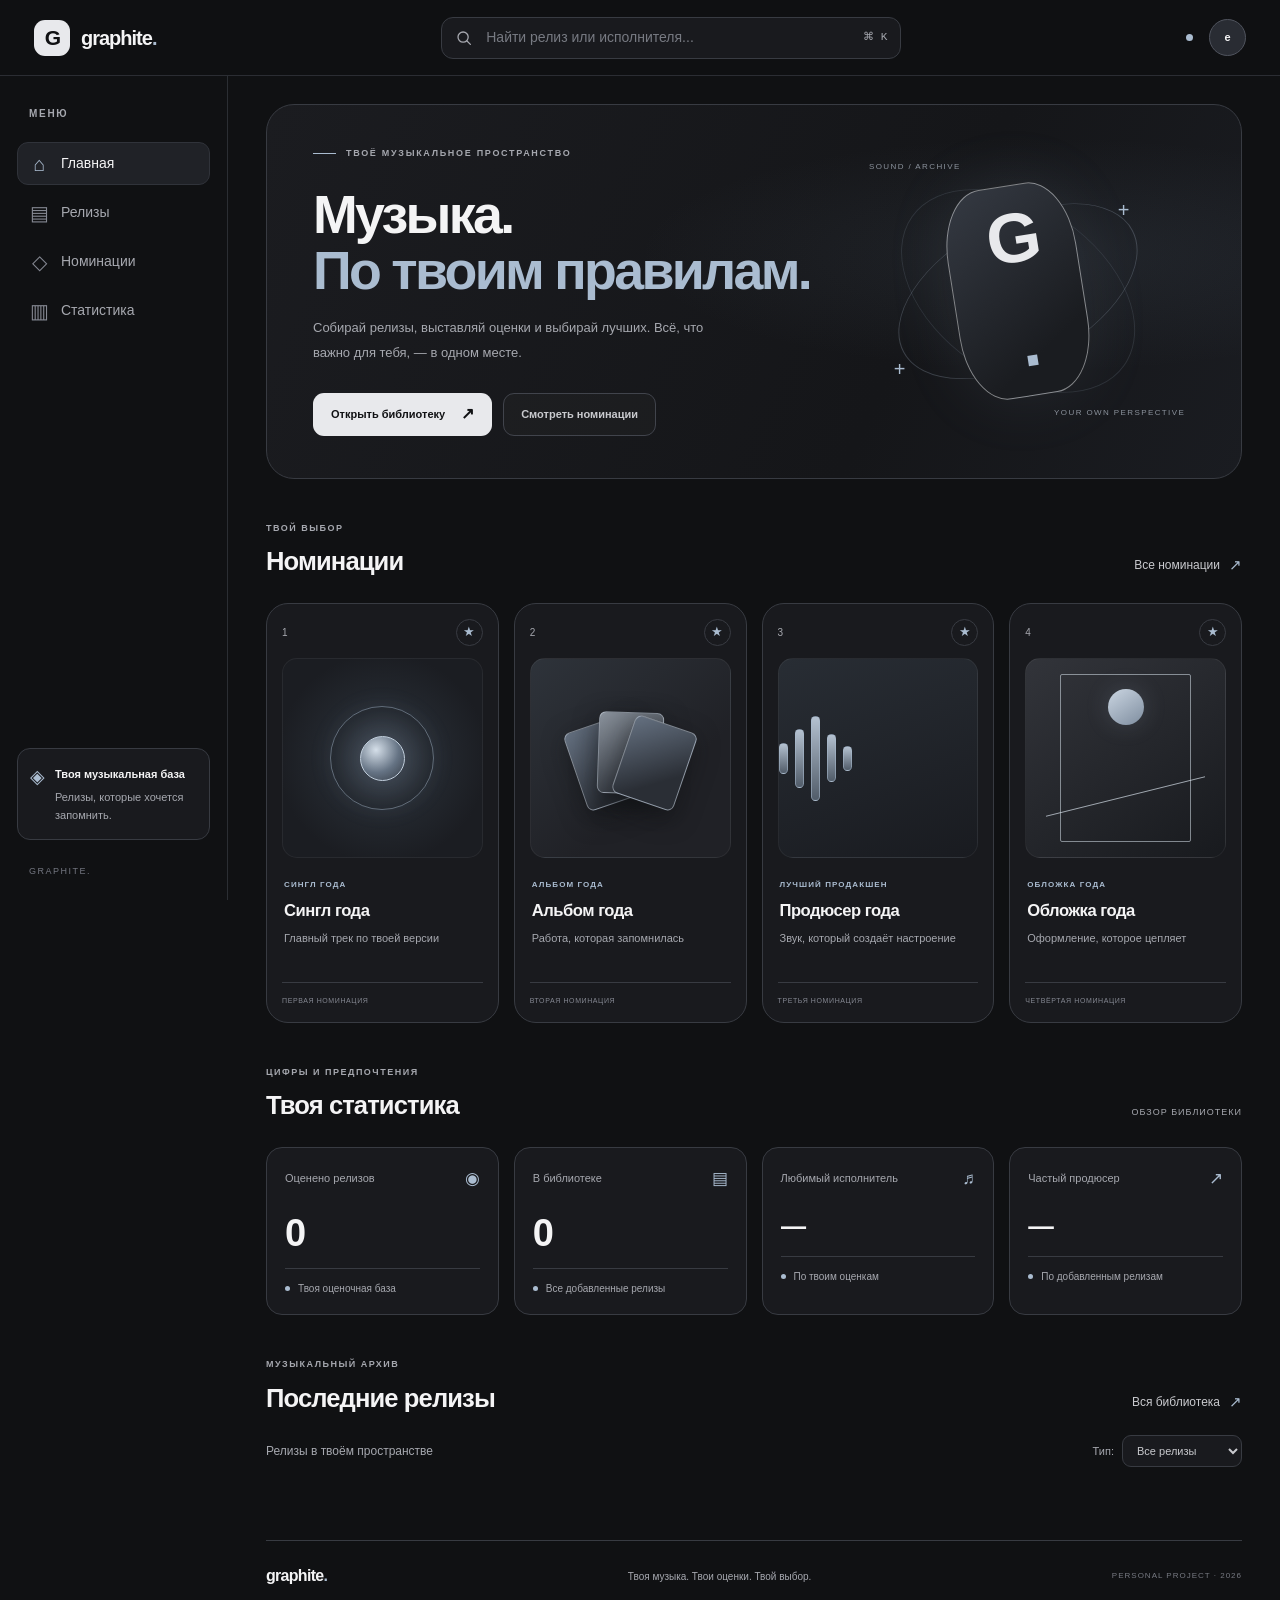
<file: index.html>
<!DOCTYPE html>
<html lang="ru">
<head>
    <meta charset="UTF-8">
    <meta name="viewport" content="width=device-width, initial-scale=1.0">
    <meta name="theme-color" content="#101113">
    <title>Graphite. — музыка, оценки и номинации</title>
    <link rel="icon" href="data:image/svg+xml,<svg xmlns='http://www.w3.org/2000/svg' viewBox='0 0 100 100'><circle cx='50' cy='50' r='50' fill='%23191a1e'/><text x='50%' y='54%' dominant-baseline='central' text-anchor='middle' fill='%23aabcd0' font-family='Inter, sans-serif' font-weight='800' font-size='58'>G.</text></svg>">
    <meta name="description" content="Личная музыкальная библиотека Graphite: релизы, оценки, статистика и музыкальные номинации.">
    <link rel="stylesheet" href="style.css">
    <script src="script.js" defer></script>
</head>
<body>
    <div class="app">

        <!-- Верхняя панель -->
        <header class="topbar">
            <a class="brand" href="index.html" aria-label="Graphite — главная">
                <span class="brand-mark">G</span>
                <span class="brand-name">graphite<span class="brand-dot">.</span></span>
            </a>

            <label class="search-box">
                <svg viewBox="0 0 24 24" aria-hidden="true">
                    <circle cx="10.8" cy="10.8" r="6.8"></circle>
                    <path d="m16 16 4.5 4.5"></path>
                </svg>
                <input id="globalSearch" type="search"
                       placeholder="Найти релиз или исполнителя..."
                       autocomplete="off">
                <kbd>⌘ K</kbd>
            </label>

            <div class="topbar-actions">
                <span class="status-indicator" title="Личная библиотека"></span>
                <button class="avatar" id="profileButton" type="button"
                        aria-label="Профиль">e</button>
            </div>
        </header>

        <div class="layout">

            <!-- Боковая навигация -->
            <aside class="sidebar">
                <div class="sidebar-section">
                    <span class="sidebar-caption">МЕНЮ</span>

                    <a class="nav-link active" href="index.html">
                        <span class="nav-icon">⌂</span>
                        <span>Главная</span>
                    </a>

                    <a class="nav-link" href="releases.html">
                        <span class="nav-icon">▤</span>
                        <span>Релизы</span>
                    </a>

                    <a class="nav-link" href="nominations.html">
                        <span class="nav-icon">◇</span>
                        <span>Номинации</span>
                    </a>

                    <a class="nav-link" href="#statistics">
                        <span class="nav-icon">▥</span>
                        <span>Статистика</span>
                    </a>
                </div>

                <div class="sidebar-bottom">
                    <div class="sidebar-note">
                        <span class="note-icon">◈</span>
                        <div>
                            <strong>Твоя музыкальная база</strong>
                            <p>Релизы, которые хочется запомнить.</p>
                        </div>
                    </div>

                    <span class="sidebar-version">GRAPHITE.</span>
                </div>
            </aside>

            <!-- Основное содержимое -->
            <main class="main-content" id="home">

                <section class="welcome-section">
                    <div>
                        <div class="eyebrow">
                            <span class="eyebrow-line"></span>
                            ТВОЁ МУЗЫКАЛЬНОЕ ПРОСТРАНСТВО
                        </div>
                        <h1>Музыка.<br><span>По твоим правилам.</span></h1>
                        <p class="welcome-description">
                            Собирай релизы, выставляй оценки и выбирай лучших.
                            Всё, что важно для тебя, — в одном месте.
                        </p>

                        <div class="welcome-actions">
                            <a href="releases.html" class="button button-primary">
                                Открыть библиотеку <span>↗</span>
                            </a>
                            <a href="nominations.html" class="button button-secondary">
                                Смотреть номинации
                            </a>
                        </div>
                    </div>

                    <div class="hero-art" aria-hidden="true">
                        <div class="hero-orbit orbit-one"></div>
                        <div class="hero-orbit orbit-two"></div>
                        <div class="hero-core">G<span>.</span></div>
                        <div class="hero-label hero-label-top">SOUND / ARCHIVE</div>
                        <div class="hero-label hero-label-bottom">YOUR OWN PERSPECTIVE</div>
                        <span class="hero-cross cross-one">+</span>
                        <span class="hero-cross cross-two">+</span>
                    </div>

                </section>

                <!-- Номинации -->
                <section class="content-section" id="nominations">
                    <div class="section-heading">
                        <div>
                            <div class="section-kicker">ТВОЙ ВЫБОР</div>
                            <h2>Номинации</h2>
                        </div>
                        <a class="text-link" href="nominations.html">
                            Все номинации <span>↗</span>
                        </a>
                    </div>

                    <div class="nominations-grid">
                        <!-- 1. Сингл года -->
                        <a class="nomination-card nomination-single" href="nominations.html" data-nomination="single_year">
                            <div class="nomination-top">
                                <span class="nomination-number">1</span>
                                <span class="nomination-symbol">★</span>
                            </div>
                            <div class="nomination-graphic graphic-single nomination-cover">
                                <span class="graphic-ring"></span>
                                <span class="graphic-center"></span>
                            </div>
                            <div class="nomination-info">
                                <span class="nomination-label">СИНГЛ ГОДА</span>
                                <h3 class="nomination-winner-name">Сингл года</h3>
                                <p class="nomination-winner-artist">Главный трек по твоей версии</p>
                            </div>
                            <div class="nomination-footer">
                                <span>ПЕРВАЯ НОМИНАЦИЯ</span>
                            </div>
                        </a>

                        <!-- 2. Альбом года -->
                        <a class="nomination-card nomination-album" href="nominations.html" data-nomination="album_year">
                            <div class="nomination-top">
                                <span class="nomination-number">2</span>
                                <span class="nomination-symbol">★</span>
                            </div>
                            <div class="nomination-graphic graphic-album nomination-cover">
                                <span class="album-shape shape-one"></span>
                                <span class="album-shape shape-two"></span>
                                <span class="album-shape shape-three"></span>
                            </div>
                            <div class="nomination-info">
                                <span class="nomination-label">АЛЬБОМ ГОДА</span>
                                <h3 class="nomination-winner-name">Альбом года</h3>
                                <p class="nomination-winner-artist">Работа, которая запомнилась</p>
                            </div>
                            <div class="nomination-footer">
                                <span>ВТОРАЯ НОМИНАЦИЯ</span>
                            </div>
                        </a>

                        <!-- 3. Продюсер года -->
                        <a class="nomination-card nomination-producer" href="nominations.html" data-nomination="producer_year">
                            <div class="nomination-top">
                                <span class="nomination-number">3</span>
                                <span class="nomination-symbol">★</span>
                            </div>
                            <div class="nomination-graphic graphic-producer nomination-cover">
                                <span class="producer-bar bar-one"></span>
                                <span class="producer-bar bar-two"></span>
                                <span class="producer-bar bar-three"></span>
                                <span class="producer-bar bar-four"></span>
                                <span class="producer-bar bar-five"></span>
                            </div>
                            <div class="nomination-info">
                                <span class="nomination-label">ЛУЧШИЙ ПРОДАКШЕН</span>
                                <h3 class="nomination-winner-name">Продюсер года</h3>
                                <p class="nomination-winner-artist">Звук, который создаёт настроение</p>
                            </div>
                            <div class="nomination-footer">
                                <span>ТРЕТЬЯ НОМИНАЦИЯ</span>
                            </div>
                        </a>

                        <!-- 4. Обложка года -->
                        <a class="nomination-card nomination-cover-card" href="nominations.html" data-nomination="cover_year">
                            <div class="nomination-top">
                                <span class="nomination-number">4</span>
                                <span class="nomination-symbol">★</span>
                            </div>
                            <div class="nomination-graphic graphic-cover nomination-cover">
                                <span class="cover-frame"></span>
                                <span class="cover-sun"></span>
                                <span class="cover-horizon"></span>
                            </div>
                            <div class="nomination-info">
                                <span class="nomination-label">ОБЛОЖКА ГОДА</span>
                                <h3 class="nomination-winner-name">Обложка года</h3>
                                <p class="nomination-winner-artist">Оформление, которое цепляет</p>
                            </div>
                            <div class="nomination-footer">
                                <span>ЧЕТВЁРТАЯ НОМИНАЦИЯ</span>
                            </div>
                        </a>
                    </div>
                </section>

                <!-- Статистика -->
                <section class="content-section" id="statistics">
                    <div class="section-heading">
                        <div>
                            <div class="section-kicker">ЦИФРЫ И ПРЕДПОЧТЕНИЯ</div>
                            <h2>Твоя статистика</h2>
                        </div>
                        <span class="muted-label">ОБЗОР БИБЛИОТЕКИ</span>
                    </div>

                    <div class="stats-grid">
                        <article class="stat-card">
                            <div class="stat-card-top">
                                <span>Оценено релизов</span>
                                <span class="stat-icon">◉</span>
                            </div>
                            <div class="stat-value" id="statRatedReleases" data-stat="rated">0</div>
                            <div class="stat-bottom">
                                <span class="stat-dot"></span>
                                <span>Твоя оценочная база</span>
                            </div>
                        </article>

                        <article class="stat-card">
                            <div class="stat-card-top">
                                <span>В библиотеке</span>
                                <span class="stat-icon">▤</span>
                            </div>
                            <div class="stat-value" id="statTotalReleases" data-stat="total">0</div>
                            <div class="stat-bottom">
                                <span class="stat-dot"></span>
                                <span>Все добавленные релизы</span>
                            </div>
                        </article>

                        <article class="stat-card">
                            <div class="stat-card-top">
                                <span>Любимый исполнитель</span>
                                <span class="stat-icon">♬</span>
                            </div>
                            <div class="stat-value stat-text" id="statTopArtist" data-stat="artist">—</div>
                            <div class="stat-bottom">
                                <span class="stat-dot"></span>
                                <span>По твоим оценкам</span>
                            </div>
                        </article>

                        <article class="stat-card">
                            <div class="stat-card-top">
                                <span>Частый продюсер</span>
                                <span class="stat-icon">↗</span>
                            </div>
                            <div class="stat-value stat-text" id="statTopProducer" data-stat="average">—</div>
                            <div class="stat-bottom">
                                <span class="stat-dot"></span>
                                <span>По добавленным релизам</span>
                            </div>
                        </article>
                    </div>
                </section>

                <!-- Последние релизы -->
                <section class="content-section" id="releases">
                    <div class="section-heading">
                        <div>
                            <div class="section-kicker">МУЗЫКАЛЬНЫЙ АРХИВ</div>
                            <h2>Последние релизы</h2>
                        </div>
                        <a class="text-link" href="releases.html">
                            Вся библиотека <span>↗</span>
                        </a>
                    </div>

                    <div class="release-toolbar">
                        <p>Релизы в твоём пространстве</p>
                        <label class="filter-select">
                            <span>Тип:</span>
                            <select id="releaseFilter" aria-label="Фильтр по типу релиза">
                                <option value="all">Все релизы</option>
                                <option value="Сингл">Синглы</option>
                                <option value="Альбом">Альбомы</option>
                            </select>
                        </label>
                    </div>

                    <div class="releases-grid" id="releasesGrid"></div>

                    <div class="empty-search" id="emptySearch" hidden>
                        <span>⌕</span>
                        <h3>Ничего не найдено</h3>
                        <p>Попробуй изменить запрос или выбрать другой тип релиза.</p>
                    </div>
                </section>

                <footer class="footer">
                    <a class="footer-brand" href="index.html">graphite<span>.</span></a>
                    <p>Твоя музыка. Твои оценки. Твой выбор.</p>
                    <span class="footer-version">PERSONAL PROJECT · 2026</span>
                </footer>
            </main>
        </div>
    </div>
</body>
</html>
</file>
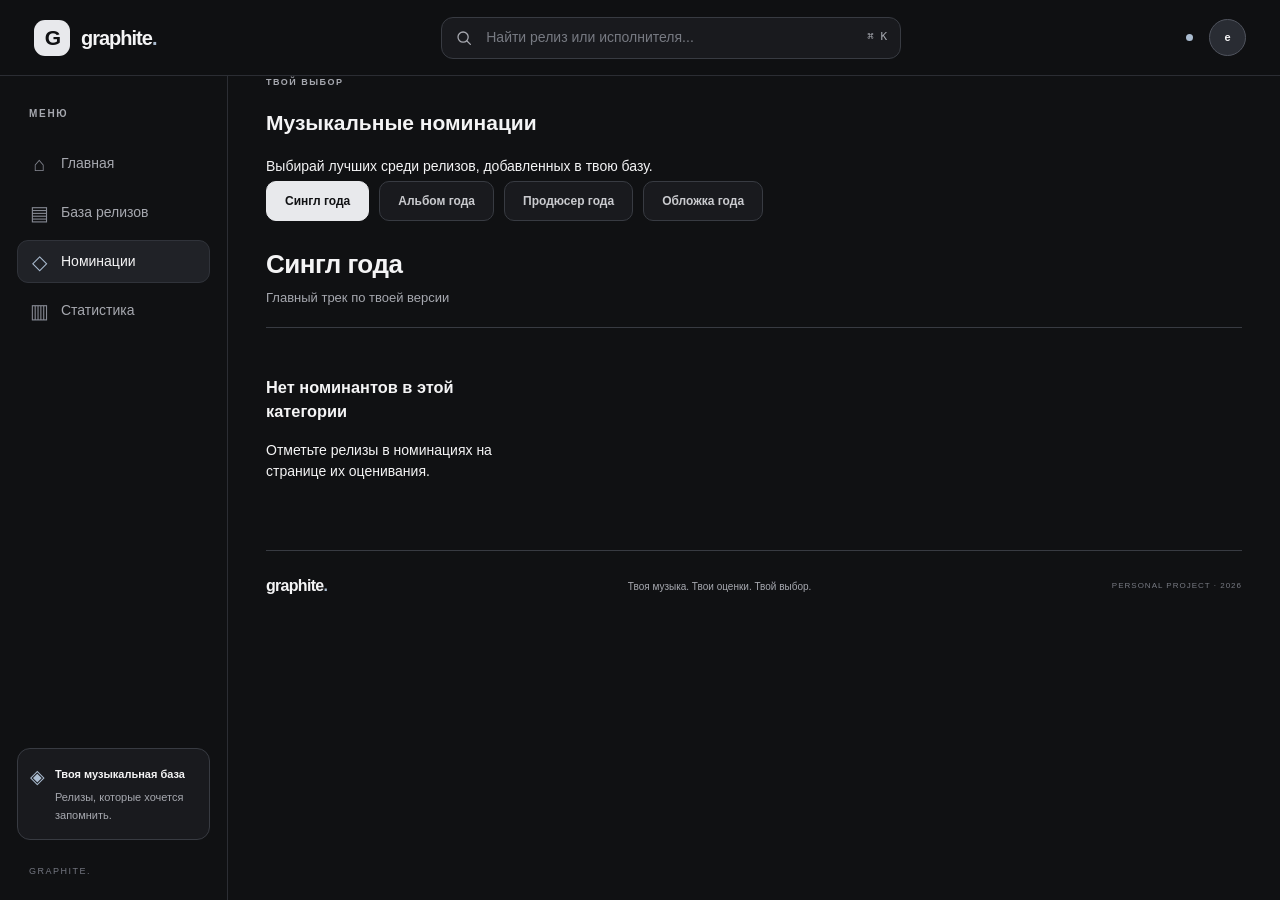
<file: nominations.html>
<!DOCTYPE html>
<html lang="ru">
<head>
    <meta charset="UTF-8">
    <meta name="viewport" content="width=device-width, initial-scale=1.0">
    <meta name="theme-color" content="#101113">
    <title>Номинации — Graphite.</title>
    <link rel="icon" href="data:image/svg+xml,<svg xmlns='http://www.w3.org/2000/svg' viewBox='0 0 100 100'><circle cx='50' cy='50' r='50' fill='%23191a1e'/><text x='50%' y='54%' dominant-baseline='central' text-anchor='middle' fill='%23aabcd0' font-family='Inter, sans-serif' font-weight='800' font-size='58'>G.</text></svg>">
    <link rel="stylesheet" href="style.css">
</head>
<body>
<div class="app">

    <!-- Верхняя панель -->
    <header class="topbar">
        <a class="brand" href="index.html" aria-label="Graphite — главная">
            <span class="brand-mark">G</span>
            <span class="brand-name">graphite<span class="brand-dot">.</span></span>
        </a>

        <label class="search-box">
            <svg viewBox="0 0 24 24" aria-hidden="true">
                <circle cx="10.8" cy="10.8" r="6.8"></circle>
                <path d="m16 16 4.5 4.5"></path>
            </svg>
            <input id="globalSearch" type="search" placeholder="Найти релиз или исполнителя..." autocomplete="off">
            <kbd>⌘ K</kbd>
        </label>

        <div class="topbar-actions">
            <span class="status-indicator" title="Личная библиотека"></span>
            <a class="avatar" href="index.html" aria-label="Вернуться на главную">e</a>
        </div>
    </header>

    <div class="layout">

        <!-- Боковое меню -->
        <aside class="sidebar">
            <div class="sidebar-section">
                <span class="sidebar-caption">МЕНЮ</span>

                <a class="nav-link" href="index.html">
                    <span class="nav-icon">⌂</span>
                    <span>Главная</span>
                </a>

                <a class="nav-link" href="releases.html">
                    <span class="nav-icon">▤</span>
                    <span>База релизов</span>
                </a>

                <a class="nav-link active" href="nominations.html">
                    <span class="nav-icon">◇</span>
                    <span>Номинации</span>
                </a>

                <a class="nav-link" href="index.html#statistics">
                    <span class="nav-icon">▥</span>
                    <span>Статистика</span>
                </a>
            </div>

            <div class="sidebar-bottom">
                <div class="sidebar-note">
                    <span class="note-icon">◈</span>
                    <div>
                        <strong>Твоя музыкальная база</strong>
                        <p>Релизы, которые хочется запомнить.</p>
                    </div>
                </div>
                <span class="sidebar-version">GRAPHITE.</span>
            </div>
        </aside>

        <!-- Основной контент -->
        <main class="main-content">

            <section class="catalog-heading">
                <div class="section-kicker">ТВОЙ ВЫБОР</div>
                <h1>Музыкальные номинации</h1>
                <p>Выбирай лучших среди релизов, добавленных в твою базу.</p>
            </section>

            <section class="content-section" style="padding-top: 0;">

                <!-- Вкладки категорий -->
                <div class="nominations-tabs" id="nominationTabs">
                    <button class="nom-tab active" data-category="single_year">Сингл года</button>
                    <button class="nom-tab" data-category="album_year">Альбом года</button>
                    <button class="nom-tab" data-category="producer_year">Продюсер года</button>
                    <button class="nom-tab" data-category="cover_year">Обложка года</button>
                </div>

                <div class="nomination-category-header">
                    <h2 id="currentCategoryTitle">Сингл года</h2>
                    <p id="currentCategoryDesc">Главный трек по твоей версии</p>
                </div>

                <!-- Сетка номинантов -->
                <div class="catalog-grid" id="nomineesGrid"></div>

            </section>

            <footer class="footer">
                <a class="footer-brand" href="index.html">graphite<span>.</span></a>
                <p>Твоя музыка. Твои оценки. Твой выбор.</p>
                <span class="footer-version">PERSONAL PROJECT · 2026</span>
            </footer>

        </main>
    </div>
</div>

<script src="nominations.js"></script>
</body>
</html>
</file>
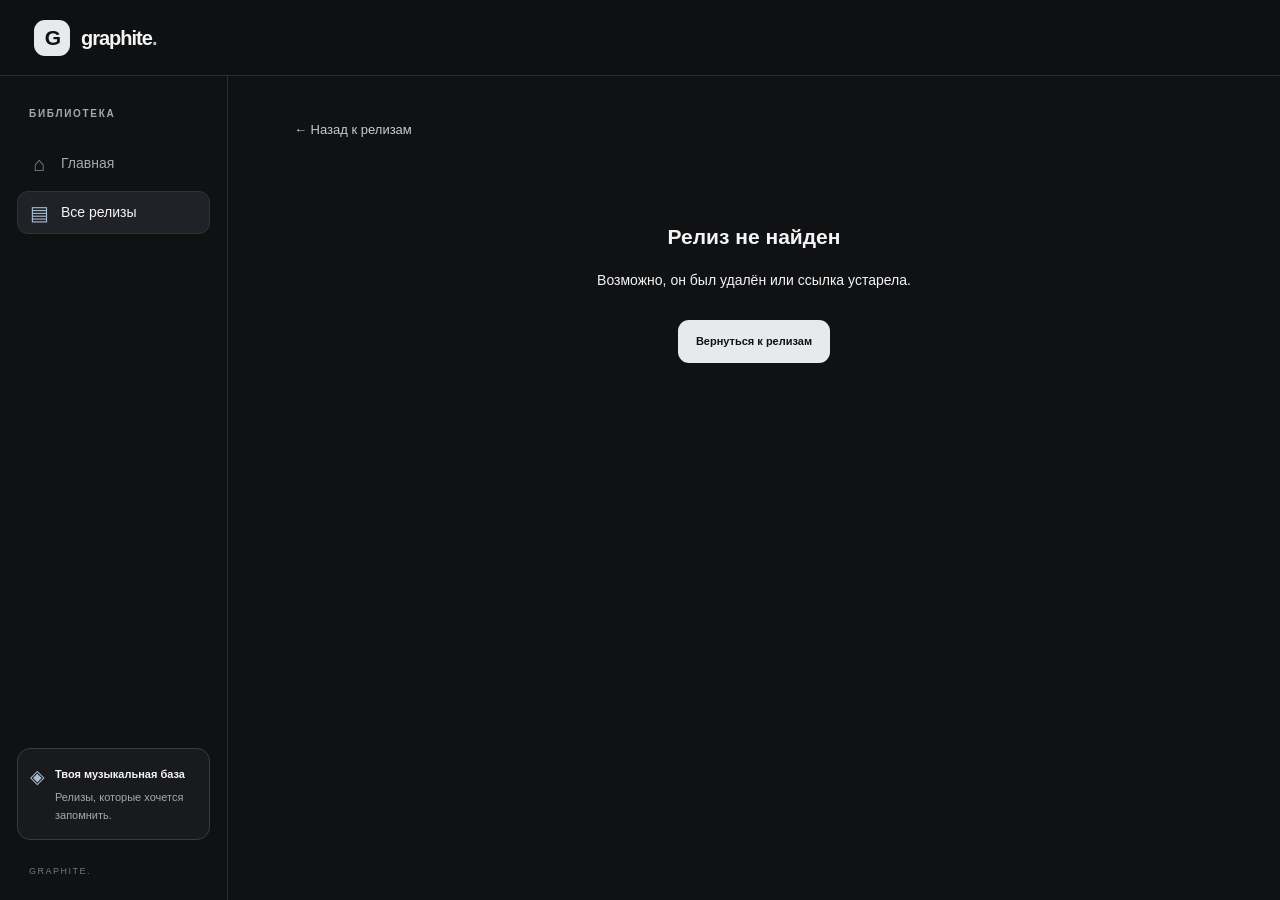
<file: release.html>
<!DOCTYPE html>
<html lang="ru">
<head>
    <meta charset="UTF-8">
    <meta name="viewport" content="width=device-width, initial-scale=1.0">
    <meta name="theme-color" content="#101113">
    <title>Релиз — Graphite.</title>
    <link rel="icon" href="data:image/svg+xml,<svg xmlns='http://www.w3.org/2000/svg' viewBox='0 0 100 100'><circle cx='50' cy='50' r='50' fill='%23191a1e'/><text x='50%' y='54%' dominant-baseline='central' text-anchor='middle' fill='%23aabcd0' font-family='Inter, sans-serif' font-weight='800' font-size='58'>G.</text></svg>">
    <link rel="stylesheet" href="style.css">

    <style>
        .release-page {
            max-width: 920px;
            margin: 0 auto;
        }

        .back-link {
            display: inline-block;
            margin-bottom: 24px;
            color: var(--text-secondary);
            text-decoration: none;
            font-size: 13px;
        }

        .back-link:hover {
            color: var(--text);
        }

        /* Главная карточка шапки релиза */
        .release-main-card {
            display: flex;
            flex-direction: column;
            gap: 28px;
        }

        .release-header-grid {
            display: grid;
            grid-template-columns: 280px minmax(0, 1fr);
            gap: 32px;
            align-items: center;
            padding: 28px;
            border: 1px solid var(--border);
            border-radius: var(--radius-lg);
            background: var(--panel);
        }

        .detail-cover {
            width: 100%;
            aspect-ratio: 1;
            overflow: hidden;
            border: 1px solid var(--border);
            border-radius: 12px;
            background: var(--field);
        }

        .detail-cover img {
            display: block;
            width: 100%;
            height: 100%;
            object-fit: cover;
        }

        .detail-type {
            display: inline-block;
            margin-bottom: 8px;
            color: var(--muted);
            font-size: 11px;
            letter-spacing: 1.5px;
            font-weight: 700;
        }

        .detail-title {
            margin: 0 0 6px;
            font-size: clamp(26px, 3.5vw, 36px);
            font-weight: 700;
            letter-spacing: -1px;
            overflow-wrap: anywhere;
        }

        .detail-artist {
            margin: 0 0 18px;
            color: var(--text-secondary);
            font-size: 16px;
        }

        .detail-info {
            display: grid;
            gap: 0;
            margin: 0;
        }

        .detail-info-row {
            display: flex;
            justify-content: space-between;
            gap: 15px;
            padding: 10px 0;
            border-bottom: 1px solid var(--border);
            font-size: 13px;
        }

        .detail-info-row:last-child {
            border-bottom: none;
        }

        .detail-info-row dt {
            color: var(--muted);
        }

        .detail-info-row dd {
            margin: 0;
            text-align: right;
            color: var(--text);
            overflow-wrap: anywhere;
        }

        /* Панель оценивания (на всю ширину) */
        .rating-panel {
            padding: 28px;
            border: 1px solid var(--border);
            border-radius: var(--radius-lg);
            background: var(--panel);
        }

        .rating-panel h2 {
            margin: 0 0 4px;
            font-size: 22px;
            letter-spacing: -0.5px;
        }

        .rating-subtitle {
            margin: 0 0 24px;
            color: var(--muted);
            font-size: 12px;
        }

        .criteria-list {
            display: grid;
            gap: 16px;
            margin-bottom: 24px;
        }

        .criterion-card {
            padding: 18px;
            border: 1px solid var(--border);
            border-radius: var(--radius-sm);
            background: var(--field);
        }

        .criterion-header {
            display: flex;
            justify-content: space-between;
            align-items: center;
            margin-bottom: 6px;
        }

        .criterion-title {
            font-weight: 600;
            font-size: 14px;
            color: var(--text);
        }

        .criterion-score {
            color: var(--accent);
            font-size: 13px;
            font-weight: 600;
        }

        .criterion-desc {
            margin: 0 0 14px;
            color: var(--muted);
            font-size: 12px;
        }

        .criterion-inputs {
            display: flex;
            gap: 6px;
            flex-wrap: wrap;
        }

        .criterion-btn {
            flex: 1;
            min-width: 32px;
            height: 38px;
            border: 1px solid var(--border);
            border-radius: 8px;
            background: var(--panel);
            color: var(--text-secondary);
            font-weight: 600;
            font-size: 12px;
            cursor: pointer;
            transition: all 0.15s;
        }

        .criterion-btn:hover {
            border-color: var(--accent);
            color: var(--text);
        }

        .criterion-btn.active {
            background: var(--accent);
            border-color: var(--accent);
            color: var(--button-text);
        }

        .vibes-container {
            border-color: #505562;
            background: #202228;
        }

        .vibes-container .criterion-inputs .criterion-btn {
            flex: 1 1 18%;
        }

        .rating-result-box {
            display: flex;
            align-items: center;
            justify-content: space-between;
            padding: 18px 24px;
            border: 1px solid var(--border);
            border-radius: var(--radius-sm);
            background: #151619;
            margin-bottom: 20px;
        }

        .rating-result-title {
            font-size: 14px;
            color: var(--text-secondary);
            font-weight: 600;
        }

        .rating-result-value {
            font-size: 34px;
            font-weight: 700;
            color: var(--accent);
        }

        .rating-result-value span {
            font-size: 14px;
            color: var(--muted);
            font-weight: 400;
        }

        .nominations-check-section {
            margin-bottom: 24px;
            padding-top: 18px;
            border-top: 1px solid var(--border);
        }

        .nominations-check-section h3 {
            margin: 0 0 12px;
            font-size: 14px;
            color: var(--text-secondary);
        }

        .checkbox-group {
            display: grid;
            grid-template-columns: 1fr 1fr;
            gap: 12px;
        }

        .checkbox-label {
            display: flex;
            align-items: center;
            gap: 10px;
            font-size: 13px;
            color: var(--text);
            cursor: pointer;
        }

        .checkbox-label input {
            accent-color: var(--accent);
            width: 17px;
            height: 17px;
        }

        .rating-message {
            min-height: 20px;
            margin: 12px 0 0;
            color: var(--text-secondary);
            font-size: 13px;
        }

        .not-found {
            padding: 40px 0;
            text-align: center;
        }

        @media (max-width: 760px) {
            .release-header-grid {
                grid-template-columns: 1fr;
                padding: 20px;
            }
            .detail-cover {
                max-width: 240px;
                margin: 0 auto;
            }
            .checkbox-group {
                grid-template-columns: 1fr;
            }
        }
    </style>
</head>

<body>
    <!-- Верхняя панель сайта -->
    <header class="topbar">
        <a class="brand" href="index.html" aria-label="Graphite — главная">
            <span class="brand-mark">G</span>
            <span class="brand-name">graphite<span class="brand-dot">.</span></span>
        </a>
    </header>

    <div class="layout">
        <!-- Боковая навигация -->
        <aside class="sidebar">
            <div class="sidebar-section">
                <span class="sidebar-caption">БИБЛИОТЕКА</span>

                <a class="nav-link" href="index.html">
                    <span class="nav-icon">⌂</span>
                    <span>Главная</span>
                </a>

                <a class="nav-link active" href="releases.html">
                    <span class="nav-icon">▤</span>
                    <span>Все релизы</span>
                </a>
            </div>

            <div class="sidebar-bottom">
                <div class="sidebar-note">
                    <span class="note-icon">◈</span>
                    <div>
                        <strong>Твоя музыкальная база</strong>
                        <p>Релизы, которые хочется запомнить.</p>
                    </div>
                </div>
                <span class="sidebar-version">GRAPHITE.</span>
            </div>
        </aside>

        <!-- Основной контент страницы релиза -->
        <main class="main-content">
            <section class="content-section release-page">
                <a class="back-link" href="releases.html">
                    ← Назад к релизам
                </a>

                <div id="releaseContent">
                    <p>Загрузка релиза...</p>
                </div>
            </section>
        </main>
    </div>

    <script src="release-page.js"></script>
</body>
</html>
</file>
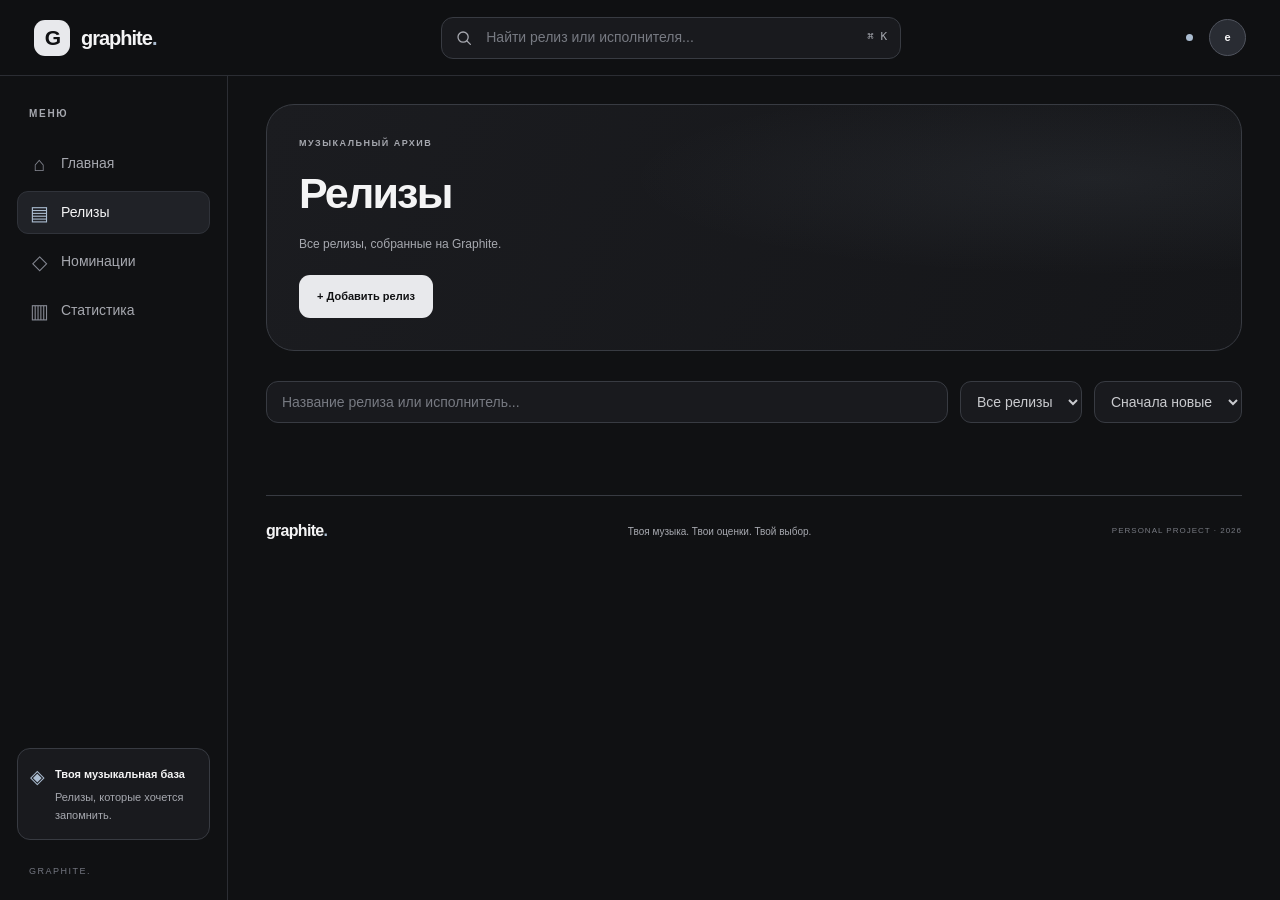
<file: releases.html>
<!DOCTYPE html>
<html lang="ru">
<head>
    <meta charset="UTF-8">
    <meta name="viewport" content="width=device-width, initial-scale=1.0">
    <meta name="theme-color" content="#101113">
    <title>Релизы — Graphite.</title>
    <link rel="icon" href="data:image/svg+xml,<svg xmlns='http://www.w3.org/2000/svg' viewBox='0 0 100 100'><circle cx='50' cy='50' r='50' fill='%23191a1e'/><text x='50%' y='54%' dominant-baseline='central' text-anchor='middle' fill='%23aabcd0' font-family='Inter, sans-serif' font-weight='800' font-size='58'>G.</text></svg>">
    <link rel="stylesheet" href="style.css">

    <style>
        .catalog-heading {
            margin: 28px 0 30px;
            padding: 32px;
            border: 1px solid var(--border);
            border-radius: var(--radius-xl);
            background:
                radial-gradient(ellipse at 85% 30%, #aabcd012, transparent 40%),
                linear-gradient(115deg, #1b1c20, #151619);
        }

        .catalog-heading .section-kicker {
            margin-bottom: 10px;
        }

        .catalog-heading h1 {
            margin: 0;
            font-size: clamp(30px, 4vw, 43px);
            font-weight: 600;
            letter-spacing: -1.8px;
        }

        .catalog-heading p {
            margin: 10px 0 0;
            color: var(--muted);
            font-size: 12px;
        }

        .catalog-heading .button {
            margin-top: 22px;
            cursor: pointer;
        }

        .catalog-controls {
            display: flex;
            flex-wrap: wrap;
            gap: 12px;
            margin-bottom: 18px;
        }

        .catalog-search {
            display: flex;
            align-items: center;
            flex: 1;
            min-width: 220px;
            height: 42px;
            padding: 0 13px;
            border: 1px solid var(--border);
            border-radius: 12px;
            background: var(--panel);
        }

        .catalog-search:focus-within {
            border-color: var(--accent);
        }

        .catalog-search input {
            width: 100%;
            min-width: 0;
            border: 0;
            outline: 0;
            background: transparent;
            color: var(--text);
            font: inherit;
        }

        .catalog-search input::placeholder {
            color: #777a82;
        }

        .catalog-controls select {
            max-width: 190px;
            padding: 0 12px;
            border: 1px solid var(--border);
            border-radius: 11px;
            outline: none;
            background: var(--panel);
            color: var(--text-secondary);
        }

        .catalog-controls select:focus {
            border-color: var(--accent);
        }

        .catalog-count {
            margin: 0 0 18px;
            color: var(--muted);
            font-size: 11px;
        }

        .catalog-grid {
            display: grid;
            grid-template-columns: repeat(4, minmax(0, 1fr));
            gap: 17px;
        }

        .catalog-grid .release-cover {
            background-size: cover;
        }

        .catalog-grid .release-details h3 {
            overflow-wrap: anywhere;
        }

        .catalog-grid .release-meta {
            min-height: 34px;
        }

        .catalog-empty {
            grid-column: 1 / -1;
            padding: 45px 20px;
            border: 1px dashed var(--border);
            border-radius: var(--radius-lg);
            color: var(--muted);
            text-align: center;
        }

        .catalog-empty h3 {
            margin: 0 0 8px;
            color: var(--text);
        }

        .catalog-empty p {
            margin: 0;
            font-size: 12px;
        }

        @media (max-width: 1200px) {
            .catalog-grid {
                grid-template-columns: repeat(2, minmax(0, 1fr));
            }
        }

        @media (max-width: 760px) {
            .catalog-heading {
                margin-top: 17px;
                padding: 25px 20px;
                border-radius: 22px;
            }

            .catalog-controls select {
                flex: 1;
                min-height: 40px;
            }

            .catalog-grid {
                gap: 11px;
            }
        }

        
.release-actions {
    display: flex;
    gap: 8px;
    margin-top: 14px;
}

.release-actions .button {
    flex: 1;
    min-width: 0;
    padding: 10px 8px;
    font-size: 11px;
    cursor: pointer;
}

.release-actions .delete-release-btn {
    color: #e5a1a1;
    border-color: #583838;
}

.release-actions .delete-release-btn:hover {
    background: #352020;
}

@media (max-width: 420px) {
    .release-actions {
        flex-direction: column;
    }
}
    </style>
</head>

<body>
<div class="app">

    <!-- Верхняя панель — та же, что на главной -->
    <header class="topbar">
        <a class="brand" href="index.html" aria-label="Graphite — главная">
            <span class="brand-mark">G</span>
            <span class="brand-name">graphite<span class="brand-dot">.</span></span>
        </a>

        <label class="search-box">
            <svg viewBox="0 0 24 24" aria-hidden="true">
                <circle cx="10.8" cy="10.8" r="6.8"></circle>
                <path d="m16 16 4.5 4.5"></path>
            </svg>
            <input id="globalSearch" type="search"
                   placeholder="Найти релиз или исполнителя..."
                   autocomplete="off">
            <kbd>⌘ K</kbd>
        </label>

        <div class="topbar-actions">
            <span class="status-indicator" title="Личная библиотека"></span>
            <a class="avatar" href="index.html" aria-label="Вернуться на главную">e</a>
        </div>
    </header>

    <div class="layout">

        <!-- Боковое меню — в стиле главной -->
        <aside class="sidebar">
            <div class="sidebar-section">
                <span class="sidebar-caption">МЕНЮ</span>

                <a class="nav-link" href="index.html">
                    <span class="nav-icon">⌂</span>
                    <span>Главная</span>
                </a>

                <a class="nav-link active" href="releases.html">
                    <span class="nav-icon">▤</span>
                    <span>Релизы</span>
                </a>

                <a class="nav-link" href="index.html#nominations">
                    <span class="nav-icon">◇</span>
                    <span>Номинации</span>
                </a>

                <a class="nav-link" href="index.html#statistics">
                    <span class="nav-icon">▥</span>
                    <span>Статистика</span>
                </a>
            </div>

            <div class="sidebar-bottom">
                <div class="sidebar-note">
                    <span class="note-icon">◈</span>
                    <div>
                        <strong>Твоя музыкальная база</strong>
                        <p>Релизы, которые хочется запомнить.</p>
                    </div>
                </div>

                <span class="sidebar-version">GRAPHITE.</span>
            </div>
        </aside>

        <!-- Содержимое базы -->
        <main class="main-content">

            <section class="catalog-heading">
                <div class="section-kicker">МУЗЫКАЛЬНЫЙ АРХИВ</div>
                <h1>Релизы</h1>
                <p>Все релизы, собранные на Graphite.</p>

                <button class="button button-primary" id="addReleaseBtn" type="button">
                    + Добавить релиз
                </button>
            </section>

            <section class="content-section" style="padding-top: 0;">

                <div class="catalog-controls">
                    <label class="catalog-search">
                        <input type="search" id="searchInput"
                               placeholder="Название релиза или исполнитель..."
                               aria-label="Поиск релизов">
                    </label>

                    <select id="typeFilter" aria-label="Тип релиза">
                        <option value="all">Все релизы</option>
                        <option value="single">Синглы</option>
                        <option value="album">Альбомы</option>
                    </select>

                    <select id="sortSelect" aria-label="Сортировка">
                        <option value="newest">Сначала новые</option>
                        <option value="title">По названию</option>
                        <option value="rating">По оценке</option>
                    </select>
                </div>

                <p class="catalog-count" id="releaseCount"></p>

                <div class="catalog-grid" id="releaseGrid"></div>

            </section>

            <footer class="footer">
                <a class="footer-brand" href="index.html">graphite<span>.</span></a>
                <p>Твоя музыка. Твои оценки. Твой выбор.</p>
                <span class="footer-version">PERSONAL PROJECT · 2026</span>
            </footer>

        </main>
    </div>
</div>


<!-- Окно добавления релиза -->
<div class="modal-overlay" id="releaseModal" hidden>
    <section class="release-modal" role="dialog"
             aria-modal="true" aria-labelledby="modalTitle">

        <div class="modal-header">
            <div>
                <div class="section-kicker">НОВАЯ ЗАПИСЬ</div>
                <h2 id="modalTitle">Добавить релиз</h2>
            </div>
            <button class="modal-close" id="closeModalBtn"
                    type="button" aria-label="Закрыть">×</button>
        </div>

        <form id="releaseForm">
            <div class="cover-upload">
                <div class="cover-preview" id="coverPreview">
                    <span>ARTWORK</span>
                </div>

                <div class="cover-upload-info">
                    <strong>Обложка релиза</strong>
                    <p>Квадратное изображение в формате JPG, PNG или WebP.</p>
                    <label class="button button-secondary upload-button">
                        Выбрать изображение
                        <input id="coverInput" type="file"
                               accept="image/jpeg,image/png,image/webp"
                               hidden>
                    </label>
                    <span class="field-error" id="coverError"></span>
                </div>
            </div>

            <div class="form-field">
                <label for="releaseTitle">Название релиза *</label>
                <input id="releaseTitle" name="title" type="text"
                       maxlength="100" placeholder="Например, Ночной город"
                       required>
            </div>

            <div class="form-field">
                <label for="releaseArtist">Исполнитель *</label>
                <input id="releaseArtist" name="artist" type="text"
                       maxlength="100" placeholder="Имя исполнителя"
                       required>
            </div>

            <div class="form-field">
                <label for="releaseProducer">Продюсер</label>
                <input id="releaseProducer" name="producer" type="text"
                       maxlength="100" placeholder="Имя продюсера (необязательно)">
            </div>

            <div class="form-row">
                <div class="form-field">
                    <label for="releaseType">Тип релиза *</label>
                    <select id="releaseType" name="type" required>
                        <option value="single">Сингл</option>
                        <option value="album">Альбом</option>
                    </select>
                </div>

                <div class="form-field">
                    <label for="releaseDate">Дата релиза *</label>
                    <input id="releaseDate" name="date" type="date" required>
                </div>
            </div>

            <p class="form-message" id="formMessage" role="alert"></p>

            <div class="modal-actions">
                <button class="button button-secondary" id="cancelModalBtn"
                        type="button">Отмена</button>
                <button class="button button-primary" type="submit">
                    Сохранить релиз <span>↗</span>
                </button>
            </div>
        </form>
    </section>
</div>

<script src="releases.js"></script>
</body>
</html>
</file>
<file: style.css>
/* ==============================
   GRAPHITE — ОСНОВНЫЕ НАСТРОЙКИ
   ============================== */

:root {
    --bg: #101113;
    --panel: #191a1e;
    --panel-hover: #202126;
    --field: #24262b;
    --border: #383b42;
    --text: #f4f4f5;
    --text-secondary: #c9cace;
    --muted: #a6a8af;
    --accent: #aabcd0;
    --button: #e8e9ec;
    --button-text: #101113;

    --radius-sm: 10px;
    --radius-md: 16px;
    --radius-lg: 22px;
    --radius-xl: 28px;

    --sidebar-width: 228px;
    --topbar-height: 76px;
}

* {
    box-sizing: border-box;
}

html {
    scroll-behavior: smooth;
    scroll-padding-top: calc(var(--topbar-height) + 20px);
}

body {
    margin: 0;
    min-width: 320px;
    background: var(--bg);
    color: var(--text);
    font-family: Inter, -apple-system, BlinkMacSystemFont, "Segoe UI",
        sans-serif;
    font-size: 14px;
    line-height: 1.5;
    -webkit-font-smoothing: antialiased;
}

button,
input,
select {
    font: inherit;
}

button,
a,
select {
    -webkit-tap-highlight-color: transparent;
}

a {
    color: inherit;
    text-decoration: none;
}

button {
    color: inherit;
}

::selection {
    background: var(--accent);
    color: var(--bg);
}

/* ==============================
   ВЕРХНЯЯ ПАНЕЛЬ
   ============================== */

.topbar {
    position: sticky;
    top: 0;
    z-index: 100;
    display: flex;
    align-items: center;
    justify-content: space-between;
    gap: 32px;
    height: var(--topbar-height);
    padding: 0 34px;
    background: rgba(16, 17, 19, 0.92);
    border-bottom: 1px solid rgba(56, 59, 66, 0.7);
    backdrop-filter: blur(18px);
}

.brand {
    display: inline-flex;
    align-items: center;
    gap: 11px;
    flex-shrink: 0;
}

.brand-mark {
    display: grid;
    place-items: center;
    width: 36px;
    height: 36px;
    border-radius: 11px;
    background: var(--button);
    color: var(--button-text);
    font-size: 21px;
    font-weight: 800;
    letter-spacing: -2px;
}

.brand-name {
    font-size: 20px;
    font-weight: 700;
    letter-spacing: -1px;
}

.brand-dot,
.footer-brand span {
    color: var(--accent);
}

.search-box {
    display: flex;
    align-items: center;
    gap: 11px;
    width: min(460px, 48%);
    height: 42px;
    padding: 0 13px;
    border: 1px solid var(--border);
    border-radius: 12px;
    background: var(--panel);
    transition: border-color 0.2s, background 0.2s;
}

.search-box:focus-within {
    border-color: var(--accent);
    background: var(--panel-hover);
}

.search-box svg {
    width: 18px;
    height: 18px;
    flex-shrink: 0;
    fill: none;
    stroke: var(--muted);
    stroke-width: 1.7;
    stroke-linecap: round;
}

.search-box input {
    min-width: 0;
    flex: 1;
    color: var(--text);
    background: transparent;
    border: 0;
    outline: none;
}

.search-box input::placeholder {
    color: #777a82;
}

.search-box kbd {
    color: var(--muted);
    font-size: 11px;
    white-space: nowrap;
}

.topbar-actions {
    display: flex;
    align-items: center;
    gap: 16px;
}

.status-indicator,
.stat-dot {
    width: 7px;
    height: 7px;
    flex-shrink: 0;
    border-radius: 50%;
    background: var(--accent);
}

.avatar {
    display: grid;
    place-items: center;
    width: 37px;
    height: 37px;
    border: 1px solid #50545e;
    border-radius: 50%;
    background: #292c33;
    color: var(--text);
    font-size: 11px;
    font-weight: 700;
    cursor: pointer;
    transition: border-color 0.2s;
}

.avatar:hover {
    border-color: var(--accent);
}

/* ==============================
   ОСНОВНАЯ РАСКЛАДКА
   ============================== */

.layout {
    display: grid;
    grid-template-columns: var(--sidebar-width) minmax(0, 1fr);
    min-height: calc(100vh - var(--topbar-height));
}

.sidebar {
    position: sticky;
    top: var(--topbar-height);
    display: flex;
    flex-direction: column;
    justify-content: space-between;
    height: calc(100vh - var(--topbar-height));
    min-height: 480px;
    padding: 30px 17px 22px;
    border-right: 1px solid rgba(56, 59, 66, 0.7);
}

.sidebar-section {
    display: flex;
    flex-direction: column;
    gap: 6px;
}

.sidebar-caption,
.section-kicker,
.eyebrow {
    color: var(--muted);
    font-size: 10px;
    font-weight: 700;
    letter-spacing: 1.7px;
}

.sidebar-caption {
    margin: 0 12px 15px;
}

.nav-link {
    display: flex;
    align-items: center;
    gap: 12px;
    min-height: 43px;
    padding: 0 12px;
    border: 1px solid transparent;
    border-radius: 11px;
    color: var(--muted);
    transition: color 0.2s, background 0.2s, border-color 0.2s;
}

.nav-link:hover {
    color: var(--text);
    background: var(--panel);
}

.nav-link.active {
    color: var(--text);
    background: #202227;
    border-color: #30333a;
}

.nav-link.active .nav-icon {
    color: var(--accent);
}

.nav-icon {
    width: 19px;
    text-align: center;
    color: #858892;
    font-size: 20px;
}

.sidebar-bottom {
    display: flex;
    flex-direction: column;
    gap: 25px;
}

.sidebar-note {
    display: flex;
    align-items: flex-start;
    gap: 10px;
    padding: 14px 12px;
    border: 1px solid var(--border);
    border-radius: 13px;
    background: var(--panel);
}

.note-icon {
    color: var(--accent);
    font-size: 19px;
}

.sidebar-note strong {
    font-size: 11px;
    font-weight: 600;
}

.sidebar-note p {
    margin: 5px 0 0;
    color: var(--muted);
    font-size: 11px;
    line-height: 1.6;
}

.sidebar-version {
    padding-left: 12px;
    color: #737680;
    font-size: 9px;
    letter-spacing: 1.5px;
}

/* ==============================
   ОСНОВНОЙ КОНТЕНТ
   ============================== */

.main-content {
    width: 100%;
    min-width: 0;
    max-width: 1800px;
    margin: 0 auto;
    padding: 0 38px;
}

.content-section {
    padding-top: 43px;
    scroll-margin-top: calc(var(--topbar-height) + 16px);
}

.section-heading {
    display: flex;
    align-items: flex-end;
    justify-content: space-between;
    gap: 20px;
    margin-bottom: 22px;
}

.section-kicker {
    margin-bottom: 7px;
    font-size: 9px;
    letter-spacing: 1.5px;
}

.section-heading h2 {
    margin: 0;
    font-size: clamp(22px, 2vw, 27px);
    font-weight: 600;
    letter-spacing: -0.9px;
}

.text-link {
    display: inline-flex;
    align-items: center;
    gap: 9px;
    padding-bottom: 4px;
    color: var(--text-secondary);
    font-size: 12px;
    white-space: nowrap;
    transition: color 0.2s;
}

.text-link:hover {
    color: var(--accent);
}

.text-link span {
    color: var(--accent);
    font-size: 15px;
}

.muted-label {
    padding-bottom: 5px;
    color: var(--muted);
    font-size: 9px;
    letter-spacing: 1px;
}

/* ==============================
   ПРИВЕТСТВЕННЫЙ БЛОК
   ============================== */

.welcome-section {
    position: relative;
    display: flex;
    align-items: center;
    justify-content: space-between;
    gap: 24px;
    min-height: 360px;
    margin-top: 28px;
    padding: 42px 46px;
    overflow: hidden;
    border: 1px solid var(--border);
    border-radius: var(--radius-xl);
    background:
        radial-gradient(ellipse at 80% 40%, rgba(111, 131, 153, 0.12), transparent 37%),
        linear-gradient(115deg, #1b1c20 0%, #151619 65%, #1a1c21 100%);
}

.welcome-section > div:first-child {
    position: relative;
    z-index: 2;
    max-width: 540px;
}

.eyebrow {
    display: flex;
    align-items: center;
    gap: 10px;
    font-size: 9px;
}

.eyebrow-line {
    width: 23px;
    height: 1px;
    background: var(--accent);
}

.welcome-section h1 {
    margin: 25px 0 17px;
    font-size: clamp(36px, 4.2vw, 57px);
    font-weight: 600;
    line-height: 1.06;
    letter-spacing: -2.7px;
}

.welcome-section h1 span {
    color: var(--accent);
}

.welcome-description {
    max-width: 410px;
    margin: 0;
    color: var(--muted);
    font-size: 13px;
    line-height: 1.9;
}

.welcome-actions {
    display: flex;
    flex-wrap: wrap;
    gap: 11px;
    margin-top: 27px;
}

.button {
    display: inline-flex;
    align-items: center;
    justify-content: center;
    gap: 16px;
    min-height: 43px;
    padding: 0 17px;
    border: 1px solid transparent;
    border-radius: 11px;
    font-size: 11px;
    font-weight: 600;
    transition: transform 0.2s, background 0.2s, border-color 0.2s;
}

.button:hover {
    transform: translateY(-2px);
}

.button-primary {
    background: var(--button);
    color: var(--button-text);
}

.button-primary:hover {
    background: #ffffff;
}

.button-primary span {
    font-size: 16px;
}

.button-secondary {
    border-color: #41444c;
    background: rgba(255, 255, 255, 0.02);
    color: var(--text-secondary);
}

.button-secondary:hover {
    border-color: var(--accent);
}

.hero-art {
    position: absolute;
    top: 50%;
    right: 7%;
    width: min(34%, 310px);
    aspect-ratio: 1;
    transform: translateY(-50%);
}

.hero-orbit {
    position: absolute;
    inset: 8%;
    border: 1px solid rgba(170, 188, 208, 0.25);
    border-radius: 50%;
}

.orbit-one {
    transform: rotate(-28deg) scaleY(0.55);
}

.orbit-two {
    transform: rotate(35deg) scaleY(0.65);
    border-color: rgba(170, 188, 208, 0.14);
}

.hero-core {
    position: absolute;
    top: 50%;
    left: 50%;
    display: grid;
    place-items: center;
    width: 42%;
    aspect-ratio: 1;
    transform: translate(-50%, -50%) rotate(-9deg);
    border: 1px solid rgba(232, 233, 236, 0.5);
    border-radius: 32%;
    background: linear-gradient(145deg, #353a43, #1a1c20 75%);
    box-shadow: 0 0 70px rgba(170, 188, 208, 0.09);
    color: #e8e9ec;
    font-size: clamp(42px, 6vw, 70px);
    font-weight: 700;
    letter-spacing: -8px;
}

.hero-core span {
    color: var(--accent);
}

.hero-label {
    position: absolute;
    color: #8b929c;
    font-size: 8px;
    letter-spacing: 1.4px;
    white-space: nowrap;
}

.hero-label-top {
    top: 8%;
    left: 2%;
}

.hero-label-bottom {
    right: -4%;
    bottom: 9%;
}

.hero-cross {
    position: absolute;
    color: var(--accent);
    font-size: 20px;
}

.cross-one {
    top: 19%;
    right: 14%;
}

.cross-two {
    bottom: 20%;
    left: 10%;
}

.hero-index {
    position: absolute;
    right: 28px;
    bottom: 23px;
    color: var(--text);
    font-size: 11px;
    letter-spacing: 1px;
}

.hero-index span {
    margin: 0 5px;
    color: var(--muted);
}

/* ==============================
   КАРТОЧКИ НОМИНАЦИЙ
   ============================== */

.nominations-grid {
    display: grid;
    grid-template-columns: repeat(4, minmax(0, 1fr));
    gap: 15px;
}

.nomination-card {
    display: flex;
    flex-direction: column;
    min-width: 0;
    padding: 15px;
    overflow: hidden;
    border: 1px solid var(--border);
    border-radius: var(--radius-lg);
    background: var(--panel);
    transition: transform 0.25s, border-color 0.25s, background 0.25s;
}

.nomination-card:hover {
    transform: translateY(-4px);
    border-color: #626b78;
    background: #1d1f24;
}

.nomination-top {
    display: flex;
    align-items: center;
    justify-content: space-between;
}

.nomination-number {
    color: var(--muted);
    font-size: 10px;
    letter-spacing: 1px;
}

.nomination-symbol {
    display: grid;
    place-items: center;
    width: 27px;
    height: 27px;
    border: 1px solid var(--border);
    border-radius: 50%;
    color: var(--accent);
    font-size: 13px;
    transition: background 0.2s;
}

.nomination-card:hover .nomination-symbol {
    background: #30343b;
}

.nomination-graphic {
    position: relative;
    display: grid;
    place-items: center;
    height: 133px;
    margin: 12px 0 14px;
    overflow: hidden;
    border: 1px solid rgba(255, 255, 255, 0.06);
    border-radius: 15px;
    background: #202329;
}

.graphic-single {
    background: radial-gradient(circle at 50% 50%, #424b57 0%, #252a31 34%, #1b1d22 75%);
}

.graphic-ring {
    position: absolute;
    width: 104px;
    aspect-ratio: 1;
    border: 1px solid rgba(170, 188, 208, 0.45);
    border-radius: 50%;
    box-shadow: 0 0 25px rgba(170, 188, 208, 0.09);
}

.graphic-center {
    width: 45px;
    aspect-ratio: 1;
    border: 1px solid #c3d0de;
    border-radius: 50%;
    background: radial-gradient(circle at 35% 30%, #d5dfe9, #657384 55%, #343a43);
    box-shadow: 0 0 45px rgba(170, 188, 208, 0.22);
}

.graphic-album {
    background: linear-gradient(140deg, #2e333a, #202126 65%);
}

.album-shape {
    position: absolute;
    width: 65px;
    height: 82px;
    border: 1px solid rgba(207, 218, 230, 0.5);
    border-radius: 7px;
    background: linear-gradient(145deg, #657181, #2a2e35 70%);
    box-shadow: 0 8px 24px #10111380;
}

.shape-one {
    transform: translate(-24px, 5px) rotate(-19deg);
}

.shape-two {
    transform: translate(0, -5px) rotate(2deg);
    background: linear-gradient(145deg, #8a929c, #3b4048 70%);
}

.shape-three {
    transform: translate(24px, 5px) rotate(19deg);
}

.graphic-producer {
    grid-template-columns: repeat(5, 9px);
    gap: 7px;
    background: linear-gradient(160deg, #282d34, #191b20);
}

.producer-bar {
    display: block;
    width: 9px;
    border: 1px solid rgba(170, 188, 208, 0.55);
    border-radius: 8px;
    background: linear-gradient(to top, #515c69, #b4c1d0);
}

.bar-one {
    height: 31px;
}

.bar-two {
    height: 59px;
}

.bar-three {
    height: 85px;
}

.bar-four {
    height: 48px;
}

.bar-five {
    height: 25px;
}

.graphic-cover {
    background: linear-gradient(145deg, #32343a, #181a1e);
}

.cover-frame {
    position: absolute;
    inset: 15px 34px;
    border: 1px solid rgba(214, 224, 234, 0.55);
    border-radius: 2px;
}

.cover-sun {
    position: absolute;
    top: 30px;
    width: 36px;
    aspect-ratio: 1;
    border-radius: 50%;
    background: linear-gradient(145deg, #cbd6e2, #7e8d9f);
    box-shadow: 0 0 25px #aabcd030;
}

.cover-horizon {
    position: absolute;
    right: 20px;
    bottom: 33px;
    left: 20px;
    height: 28px;
    border-top: 1px solid rgba(214, 224, 234, 0.7);
    transform: skewY(-14deg);
}

.nomination-info {
    padding: 0 2px;
}

.nomination-label {
    color: var(--accent);
    font-size: 8px;
    font-weight: 700;
    letter-spacing: 1.1px;
}

.nomination-info h3 {
    margin: 6px 0;
    font-size: clamp(15px, 1.3vw, 18px);
    font-weight: 600;
    letter-spacing: -0.5px;
}

.nomination-info p {
    min-height: 34px;
    margin: 0;
    color: var(--muted);
    font-size: 11px;
    line-height: 1.6;
}

.nomination-footer {
    display: flex;
    align-items: center;
    justify-content: space-between;
    gap: 5px;
    margin-top: 18px;
    padding-top: 13px;
    border-top: 1px solid var(--border);
    color: #858892;
    font-size: 7px;
    letter-spacing: 0.6px;
}

.nomination-footer span:last-child {
    white-space: nowrap;
}

/* ==============================
   СТАТИСТИКА
   ============================== */

.stats-grid {
    display: grid;
    grid-template-columns: repeat(4, minmax(0, 1fr));
    gap: 15px;
}

.stat-card {
    min-width: 0;
    padding: 18px;
    border: 1px solid var(--border);
    border-radius: var(--radius-md);
    background: var(--panel);
    transition: border-color 0.2s;
}

.stat-card:hover {
    border-color: #505661;
}

.stat-card-top {
    display: flex;
    align-items: center;
    justify-content: space-between;
    gap: 8px;
    color: var(--muted);
    font-size: 11px;
}

.stat-icon {
    color: var(--accent);
    font-size: 17px;
}

.stat-value {
    margin: 23px 0 16px;
    font-size: clamp(28px, 3vw, 38px);
    font-weight: 600;
    line-height: 1;
    letter-spacing: -1.5px;
}

.stat-value small {
    margin-left: 5px;
    color: var(--muted);
    font-size: 13px;
    font-weight: 400;
    letter-spacing: 0;
}

.stat-value.stat-text {
    overflow: hidden;
    font-size: clamp(18px, 2vw, 26px);
    text-overflow: ellipsis;
    white-space: nowrap;
}

.stat-bottom {
    display: flex;
    align-items: center;
    gap: 8px;
    padding-top: 12px;
    border-top: 1px solid var(--border);
    color: var(--muted);
    font-size: 10px;
}

.stat-dot {
    width: 5px;
    height: 5px;
}

/* ==============================
   КАТАЛОГ РЕЛИЗОВ
   ============================== */

.release-toolbar {
    display: flex;
    align-items: center;
    justify-content: space-between;
    gap: 15px;
    margin: -4px 0 19px;
}

.release-toolbar p {
    margin: 0;
    color: var(--muted);
    font-size: 12px;
}

.filter-select {
    display: flex;
    align-items: center;
    gap: 8px;
    color: var(--muted);
    font-size: 11px;
}

.filter-select select {
    max-width: 145px;
    padding: 8px 28px 8px 10px;
    border: 1px solid var(--border);
    border-radius: 9px;
    outline: none;
    background: var(--panel);
    color: var(--text-secondary);
    cursor: pointer;
}

.filter-select select:focus {
    border-color: var(--accent);
}

.releases-grid {
    display: grid;
    grid-template-columns: repeat(4, minmax(0, 1fr));
    gap: 17px;
}

.release-card {
    min-width: 0;
    padding: 11px;
    border: 1px solid var(--border);
    border-radius: var(--radius-lg);
    background: var(--panel);
    transition: transform 0.22s, border-color 0.22s;
}

.release-card:hover {
    transform: translateY(-3px);
    border-color: #59616d;
}

.release-cover {
    position: relative;
    display: flex;
    align-items: center;
    justify-content: center;
    aspect-ratio: 1;
    overflow: hidden;
    border-radius: 14px;
    isolation: isolate;
}

.cover-tag,
.cover-year {
    position: absolute;
    z-index: 3;
    color: rgba(255, 255, 255, 0.75);
    font-size: 7px;
    letter-spacing: 1.5px;
}

.cover-tag {
    top: 13px;
    left: 13px;
}

.cover-year {
    right: 13px;
    bottom: 12px;
}

.cover-after {
    background:
        radial-gradient(ellipse at 75% 30%, #9a6d64 0%, transparent 28%),
        linear-gradient(145deg, #654b49, #25252a 70%);
}

.after-title {
    position: relative;
    z-index: 2;
    color: #f1d6cb;
    font-size: clamp(21px, 2.6vw, 37px);
    font-weight: 800;
    line-height: 0.87;
    letter-spacing: -2px;
    transform: rotate(-7deg);
}

.after-circle {
    position: absolute;
    right: -18%;
    bottom: -12%;
    width: 85%;
    aspect-ratio: 1;
    border: 1px solid #d7a9a044;
    border-radius: 50%;
    box-shadow: 0 0 0 15px #d7a9a00a, 0 0 0 30px #d7a9a008;
}

.cover-utopia {
    background:
        radial-gradient(ellipse at 45% 55%, #a2a6a0 0%, transparent 32%),
        linear-gradient(135deg, #727a75, #272c2d 65%, #171a1d);
}

.utopia-sun {
    position: absolute;
    top: 18%;
    right: 17%;
    width: 37%;
    aspect-ratio: 1;
    border-radius: 50%;
    background: linear-gradient(135deg, #e4e1cb, #868c83);
    opacity: 0.8;
}

.utopia-title {
    position: relative;
    z-index: 2;
    color: #ece9db;
    font-size: clamp(22px, 2.5vw, 34px);
    font-weight: 800;
    letter-spacing: 3px;
    text-shadow: 0 2px 20px #00000050;
}

.utopia-lines {
    position: absolute;
    inset: 0;
    background: repeating-linear-gradient(
        0deg,
        transparent 0,
        transparent 10px,
        #ffffff08 11px,
        transparent 12px
    );
}

.cover-herloss {
    background:
        radial-gradient(ellipse at 50% 25%, #a5a8a7 0%, transparent 32%),
        linear-gradient(165deg, #525a5b, #202629 65%, #15191b);
}

.herloss-frame {
    display: grid;
    place-items: center;
    width: 68%;
    aspect-ratio: 0.78;
    border: 1px solid #e4e6df80;
    color: #e4e6df;
    text-align: center;
    transform: rotate(4deg);
}

.herloss-frame span {
    font-size: clamp(22px, 2.5vw, 34px);
    font-weight: 800;
    line-height: 0.85;
    letter-spacing: -2px;
}

.cover-fein {
    background:
        radial-gradient(ellipse at 50% 40%, #b6b7b3 0%, transparent 22%),
        linear-gradient(155deg, #666c72, #262b32 60%, #15181d);
}

.fein-orb {
    position: absolute;
    width: 43%;
    aspect-ratio: 1;
    border: 1px solid #dce2e9a0;
    border-radius: 50%;
}

.orb-a {
    transform: translate(-20%, -12%);
    background: linear-gradient(145deg, #d0d3d3, #555d66 70%);
}

.orb-b {
    transform: translate(25%, 13%);
    background: linear-gradient(145deg, #9ca5ae, #2d343c 75%);
    mix-blend-mode: screen;
}

.fein-title {
    position: relative;
    z-index: 2;
    color: white;
    font-size: clamp(29px, 3.5vw, 45px);
    font-weight: 900;
    letter-spacing: -2px;
    text-shadow: 0 2px 12px #00000060;
}

.release-details {
    padding: 13px 3px 12px;
}

.release-details h3 {
    overflow: hidden;
    margin: 0;
    font-size: 14px;
    font-weight: 600;
    text-overflow: ellipsis;
    white-space: nowrap;
}

.release-details p {
    overflow: hidden;
    margin: 5px 0 0;
    color: var(--muted);
    font-size: 11px;
    text-overflow: ellipsis;
    white-space: nowrap;
}

.release-divider {
    height: 1px;
    background: var(--border);
}

.release-meta {
    display: flex;
    align-items: center;
    justify-content: space-between;
    gap: 8px;
    padding: 11px 3px 2px;
    color: var(--muted);
    font-size: 10px;
}

.release-score {
    color: var(--accent);
    font-size: 8px;
    letter-spacing: 1px;
}

.empty-search {
    padding: 45px 20px;
    border: 1px dashed var(--border);
    border-radius: var(--radius-lg);
    text-align: center;
}

.empty-search[hidden] {
    display: none;
}

.empty-search > span {
    color: var(--accent);
    font-size: 28px;
}

.empty-search h3 {
    margin: 8px 0;
}

.empty-search p {
    margin: 0;
    color: var(--muted);
    font-size: 12px;
}

.demo-notice {
    display: flex;
    align-items: flex-start;
    gap: 9px;
    margin: 18px 0 0;
    color: #888b94;
    font-size: 10px;
    line-height: 1.7;
}

.demo-notice span {
    color: var(--accent);
}


/* Окно добавления релиза */
.modal-overlay[hidden] {
    display: none;
}

.modal-overlay {
    position: fixed;
    inset: 0;
    z-index: 200;
    display: flex;
    align-items: center;
    justify-content: center;
    padding: 20px;
    overflow-y: auto;
    background: rgba(5, 6, 8, 0.78);
    backdrop-filter: blur(8px);
}

.release-modal {
    width: 100%;
    max-width: 590px;
    max-height: calc(100vh - 40px);
    overflow-y: auto;
    padding: 27px;
    border: 1px solid var(--border);
    border-radius: var(--radius-xl);
    background: #191a1e;
    box-shadow: 0 24px 90px #00000070;
}

.modal-header {
    display: flex;
    justify-content: space-between;
    align-items: flex-start;
    gap: 20px;
    margin-bottom: 25px;
}

.modal-header h2 {
    margin: 0;
    font-size: 25px;
    font-weight: 600;
    letter-spacing: -0.8px;
}

.modal-close {
    display: grid;
    place-items: center;
    width: 36px;
    height: 36px;
    flex-shrink: 0;
    border: 1px solid var(--border);
    border-radius: 10px;
    background: var(--field);
    color: var(--text);
    font-size: 25px;
    cursor: pointer;
}

.cover-upload {
    display: flex;
    align-items: center;
    gap: 18px;
    margin-bottom: 23px;
    padding: 15px;
    border: 1px solid var(--border);
    border-radius: 15px;
    background: #151619;
}

.cover-preview {
    display: grid;
    place-items: center;
    width: 112px;
    height: 112px;
    flex-shrink: 0;
    overflow: hidden;
    border: 1px solid var(--border);
    border-radius: 11px;
    background: linear-gradient(145deg, #343b45, #202126);
    color: var(--muted);
    font-size: 10px;
    letter-spacing: 1.5px;
}

.cover-preview img {
    width: 100%;
    height: 100%;
    object-fit: cover;
}

.cover-upload-info {
    min-width: 0;
}

.cover-upload-info strong {
    font-size: 12px;
}

.cover-upload-info p {
    margin: 5px 0 12px;
    color: var(--muted);
    font-size: 11px;
    line-height: 1.6;
}

.upload-button {
    min-height: 35px;
    font-size: 10px;
    cursor: pointer;
}

.form-field {
    display: flex;
    flex-direction: column;
    gap: 7px;
    min-width: 0;
    margin-bottom: 17px;
}

.form-field label {
    color: var(--text-secondary);
    font-size: 11px;
    font-weight: 600;
}

.form-field input,
.form-field select {
    width: 100%;
    min-width: 0;
    height: 43px;
    padding: 0 12px;
    border: 1px solid var(--border);
    border-radius: 10px;
    outline: none;
    background: var(--field);
    color: var(--text);
    font: inherit;
}

.form-field input:focus,
.form-field select:focus {
    border-color: var(--accent);
}

.form-field input::placeholder {
    color: #777a82;
}

.form-row {
    display: grid;
    grid-template-columns: 1fr 1fr;
    gap: 14px;
}

.form-message,
.field-error {
    color: #e7a6a6;
    font-size: 11px;
}

.form-message:empty,
.field-error:empty {
    display: none;
}

.modal-actions {
    display: flex;
    justify-content: flex-end;
    flex-wrap: wrap;
    gap: 10px;
    margin-top: 23px;
    padding-top: 19px;
    border-top: 1px solid var(--border);
}

.modal-actions button {
    cursor: pointer;
}

@media (max-width: 520px) {
    .modal-overlay {
        align-items: flex-start;
        padding: 10px;
    }

    .release-modal {
        max-height: none;
        padding: 19px;
        border-radius: 19px;
    }

    .cover-upload {
        align-items: flex-start;
        gap: 12px;
        padding: 10px;
    }

    .cover-preview {
        width: 88px;
        height: 88px;
    }

    .form-row {
        grid-template-columns: 1fr;
        gap: 0;
    }

    .modal-actions {
        flex-direction: column-reverse;
    }

    .modal-actions button {
        width: 100%;
    }
}


/* ==============================
   ПОДВАЛ
   ============================== */

.footer {
    display: flex;
    align-items: center;
    justify-content: space-between;
    gap: 15px;
    margin-top: 54px;
    padding: 23px 0 26px;
    border-top: 1px solid var(--border);
}

.footer-brand {
    font-size: 16px;
    font-weight: 700;
    letter-spacing: -0.7px;
}

.footer p {
    margin: 0;
    color: var(--muted);
    font-size: 10px;
}

.footer-version {
    color: #777a82;
    font-size: 8px;
    letter-spacing: 1px;
    text-align: right;
}

/* ==============================
   АККУРАТНАЯ СЕТКА СТРАНИЦЫ РЕЛИЗА
   ============================== */

.release-page {
    max-width: 860px;
    margin: 0 auto;
}

.release-main-card {
    display: flex;
    flex-direction: column;
    gap: 32px;
}

.release-header-grid {
    display: grid;
    grid-template-columns: 280px minmax(0, 1fr);
    gap: 32px;
    align-items: center;
    padding: 28px;
    border: 1px solid var(--border);
    border-radius: var(--radius-lg);
    background: var(--panel);
}

.detail-cover {
    width: 100%;
    aspect-ratio: 1;
    overflow: hidden;
    border: 1px solid var(--border);
    border-radius: 12px;
    background: var(--field);
}

.detail-cover img {
    display: block;
    width: 100%;
    height: 100%;
    object-fit: cover;
}

.detail-type {
    display: inline-block;
    margin-bottom: 8px;
    color: var(--muted);
    font-size: 11px;
    letter-spacing: 1.5px;
    font-weight: 700;
}

.detail-title {
    margin: 0 0 6px;
    font-size: clamp(26px, 3.5vw, 36px);
    font-weight: 700;
    letter-spacing: -1px;
    overflow-wrap: anywhere;
}

.detail-artist {
    margin: 0 0 18px;
    color: var(--text-secondary);
    font-size: 16px;
}

.detail-info {
    display: grid;
    gap: 0;
    margin: 0;
}

.detail-info-row {
    display: flex;
    justify-content: space-between;
    gap: 15px;
    padding: 10px 0;
    border-bottom: 1px solid var(--border);
    font-size: 13px;
}

.detail-info-row:last-child {
    border-bottom: none;
}

.detail-info-row dt {
    color: var(--muted);
}

.detail-info-row dd {
    margin: 0;
    text-align: right;
    color: var(--text);
    overflow-wrap: anywhere;
}

/* Стили блока оценивания на всю ширину */
.rating-panel {
    padding: 28px;
    border: 1px solid var(--border);
    border-radius: var(--radius-lg);
    background: var(--panel);
}

.rating-panel h2 {
    margin: 0 0 4px;
    font-size: 22px;
    letter-spacing: -0.5px;
}

.rating-subtitle {
    margin: 0 0 24px;
    color: var(--muted);
    font-size: 12px;
}

.criteria-list {
    display: grid;
    gap: 16px;
    margin-bottom: 24px;
}

.criterion-card {
    padding: 18px;
    border: 1px solid var(--border);
    border-radius: var(--radius-sm);
    background: var(--field);
}

.criterion-header {
    display: flex;
    justify-content: space-between;
    align-items: center;
    margin-bottom: 6px;
}

.criterion-title {
    font-weight: 600;
    font-size: 14px;
    color: var(--text);
}

.criterion-score {
    color: var(--accent);
    font-size: 13px;
    font-weight: 600;
}

.criterion-desc {
    margin: 0 0 14px;
    color: var(--muted);
    font-size: 12px;
}

.criterion-inputs {
    display: flex;
    gap: 6px;
    flex-wrap: wrap;
}

.criterion-btn {
    flex: 1;
    min-width: 32px;
    height: 38px;
    border: 1px solid var(--border);
    border-radius: 8px;
    background: var(--panel);
    color: var(--text-secondary);
    font-weight: 600;
    font-size: 12px;
    cursor: pointer;
    transition: all 0.15s;
}

.criterion-btn:hover {
    border-color: var(--accent);
    color: var(--text);
}

.criterion-btn.active {
    background: var(--accent);
    border-color: var(--accent);
    color: var(--button-text);
}

.vibes-container {
    border-color: #505562;
    background: #202228;
}

.vibes-container .criterion-inputs .criterion-btn {
    flex: 1 1 18%;
}

.rating-result-box {
    display: flex;
    align-items: center;
    justify-content: space-between;
    padding: 18px 24px;
    border: 1px solid var(--border);
    border-radius: var(--radius-sm);
    background: #151619;
    margin-bottom: 20px;
}

.rating-result-title {
    font-size: 14px;
    color: var(--text-secondary);
    font-weight: 600;
}

.rating-result-value {
    font-size: 34px;
    font-weight: 700;
    color: var(--accent);
}

.rating-result-value span {
    font-size: 14px;
    color: var(--muted);
    font-weight: 400;
}

.nominations-check-section {
    margin-bottom: 24px;
    padding-top: 18px;
    border-top: 1px solid var(--border);
}

.nominations-check-section h3 {
    margin: 0 0 12px;
    font-size: 14px;
    color: var(--text-secondary);
}

.checkbox-group {
    display: grid;
    grid-template-columns: 1fr 1fr;
    gap: 12px;
}

.checkbox-label {
    display: flex;
    align-items: center;
    gap: 10px;
    font-size: 13px;
    color: var(--text);
    cursor: pointer;
}

.checkbox-label input {
    accent-color: var(--accent);
    width: 17px;
    height: 17px;
}

@media (max-width: 760px) {
    .release-header-grid {
        grid-template-columns: 1fr;
        padding: 20px;
    }
    .detail-cover {
        max-width: 240px;
        margin: 0 auto;
    }
    .checkbox-group {
        grid-template-columns: 1fr;
    }
}

/* ==============================
   СТИЛИ СТРАНИЦЫ НОМИНАЦИЙ
   ============================== */

.nominations-tabs {
    display: flex;
    gap: 10px;
    flex-wrap: wrap;
    margin-bottom: 24px;
}

.nom-tab {
    padding: 10px 18px;
    border: 1px solid var(--border);
    border-radius: 10px;
    background: var(--panel);
    color: var(--text-secondary);
    font-size: 12px;
    font-weight: 600;
    cursor: pointer;
    transition: all 0.2s;
}

.nom-tab:hover {
    border-color: var(--accent);
    color: var(--text);
}

.nom-tab.active {
    background: var(--button);
    border-color: var(--button);
    color: var(--button-text);
}

.nomination-category-header {
    margin-bottom: 22px;
}

.nomination-category-header h2 {
    margin: 0 0 4px;
    font-size: 22px;
    font-weight: 600;
}

.nomination-category-header p {
    margin: 0;
    color: var(--muted);
    font-size: 12px;
}

.release-card.is-winner-card {
    border-color: var(--accent);
    box-shadow: 0 0 20px rgba(170, 188, 208, 0.15);
}

.winner-badge {
    position: absolute;
    top: 12px;
    right: 12px;
    z-index: 4;
    padding: 4px 8px;
    border-radius: 6px;
    background: var(--accent);
    color: var(--button-text);
    font-size: 8px;
    font-weight: 800;
    letter-spacing: 1px;
}

/* ==============================
   НАСТРОЙКА КАРТОЧЕК РЕЛИЗОВ (Каталог)
   ============================== */

/* Делаем обложку чуть-чуть меньше (добавляем внутренние отступы в контейнере) */
.release-card .release-cover {
    width: calc(100% - 20px) !important;
    margin: 10px auto 0 auto !important;
    border-radius: 12px;
    aspect-ratio: 1 / 1;
    overflow: hidden;
}

/* Увеличиваем название релиза */
.release-card .release-details h3,
.release-card .release-details h3 a {
    font-size: 17px !important;
    font-weight: 700 !important;
    line-height: 1.3 !important;
}

/* Увеличиваем имя исполнителя */
.release-card .release-details p {
    font-size: 14px !important;
    margin-top: 4px !important;
}

/* Увеличиваем надпись типа (Альбом/Сингл) и оценку */
.release-card .release-meta {
    font-size: 13px !important;
    font-weight: 600 !important;
}

.release-card .release-score {
    font-size: 13px !important;
    font-weight: 700 !important;
}

.release-card .release-score {
    color: #4ade80 !important; /* Насыщенный и приятный неоново-зеленый оттенок */
    font-weight: 700 !important;
}

/* ==============================
   РАСПРЕДЕЛЕНИЕ ОБЛОЖКИ В КАРТОЧКЕ НОМИНАЦИИ
   ============================== */

.nomination-card .nomination-cover,
.nomination-card .nomination-graphic {
    aspect-ratio: 1 / 1 !important; /* Делаем контейнер обложки строго квадратным */
    height: auto !important;
    overflow: hidden;
    position: relative;
}

.nomination-real-cover,
.nomination-card .nomination-cover img {
    width: 100% !important;
    height: 100% !important;
    object-fit: cover !important; /* Растягиваем картинку на весь квадрат без пустот */
    border-radius: 8px;
}

/* ==============================
   СТИЛИ СТРАНИЦЫ НОМИНАЦИЙ (Фикс размеров)
   ============================== */

.nominations-tabs {
    display: flex;
    gap: 10px;
    flex-wrap: wrap;
    margin-bottom: 24px;
    margin-top: -10px; /* Немного приподнимем tabs */
}

.nom-tab {
    padding: 10px 18px;
    border: 1px solid var(--border);
    border-radius: 10px;
    background: var(--panel);
    color: var(--text-secondary);
    font-size: 12px;
    font-weight: 600;
    cursor: pointer;
    transition: all 0.2s;
}

.nom-tab:hover {
    border-color: var(--accent);
    color: var(--text);
}

.nom-tab.active {
    background: var(--button);
    border-color: var(--button);
    color: var(--button-text);
}

.nomination-category-header {
    margin-bottom: 30px;
    padding-bottom: 20px;
    border-bottom: 1px solid var(--border);
}

.nomination-category-header h2 {
    margin: 0 0 4px;
    font-size: 26px;
    font-weight: 700;
    letter-spacing: -0.5px;
}

.nomination-category-header p {
    margin: 0;
    color: var(--muted);
    font-size: 13px;
}

/* СЕТКА ДЛЯ КАРТОЧЕК НОМИНАНТОВ */
#nomineesGrid {
    display: grid;
    /* Задаем фиксированную минимальную ширину карточки, чтобы они были аккуратными */
    grid-template-columns: repeat(auto-fill, minmax(200px, 1fr)); 
    gap: 24px;
    align-items: start;
}

/* ОГРАНИЧИВАЕМ РАЗМЕР КАРТОЧКИ В НОМИНАЦИЯХ */
#nomineesGrid .release-card {
    /* Чтобы карточки не были слишком высокими */
    max-width: 240px; 
    margin: 0 auto; /* Центрируем, если в ряду мало карточек */
    display: flex;
    flex-direction: column;
    height: 100%; /* Чтобы кнопка всегда была внизу */
}

/* УБИРАЕМ ГИГАНТСКУЮ ОБЛОЖКУ */
#nomineesGrid .release-cover {
    height: auto; /* Сбрасываем высоту */
    aspect-ratio: 1; /* Сохраняем квадрат */
    width: 100%;
}

/* Делаем детали карточки аккуратнее */
#nomineesGrid .release-details {
    padding: 16px;
    flex-grow: 1; /* Чтобы детали занимали все место */
    display: flex;
    flex-direction: column;
    justify-content: space-between;
}

#nomineesGrid .release-details h3 {
    font-size: 15px;
    margin-bottom: 4px;
}

#nomineesGrid .release-details p {
    font-size: 13px;
    color: var(--text-secondary);
    margin-bottom: 0;
}

#nomineesGrid .release-meta {
    padding: 0 16px 12px;
    font-size: 12px;
}

#nomineesGrid .release-actions {
    padding: 0 16px 16px;
    margin-top: auto; /* Кнопка всегда внизу */
}

/* Бейдж победителя делаем поменьше */
.winner-badge {
    position: absolute;
    top: 10px;
    right: 10px;
    z-index: 4;
    padding: 5px 9px;
    border-radius: 6px;
    background: var(--accent);
    color: var(--button-text);
    font-size: 9px;
    font-weight: 800;
    letter-spacing: 1px;
    text-transform: uppercase;
}

.release-card.is-winner-card {
    border-color: var(--accent);
    box-shadow: 0 0 25px rgba(170, 188, 208, 0.2);
}

/* Адаптивность для мобильных */
@media (max-width: 500px) {
    #nomineesGrid {
        grid-template-columns: repeat(auto-fill, minmax(140px, 1fr));
        gap: 16px;
    }
    
    #nomineesGrid .release-card {
        max-width: 100%;
    }
}

/* ==============================
   АДАПТИВНОСТЬ
   ============================== */

@media (min-width: 1600px) {
    .main-content {
        padding-right: 50px;
        padding-left: 50px;
    }

    .welcome-section {
        min-height: 400px;
    }

    .nomination-graphic {
        height: 155px;
    }
}

@media (max-width: 1200px) {
    :root {
        --sidebar-width: 200px;
    }

    .main-content {
        padding-right: 25px;
        padding-left: 25px;
    }

    .topbar {
        padding-right: 25px;
        padding-left: 25px;
    }

    .welcome-section {
        padding-right: 32px;
        padding-left: 32px;
    }

    .nominations-grid,
    .stats-grid,
    .releases-grid {
        grid-template-columns: repeat(2, minmax(0, 1fr));
    }

    .nomination-graphic {
        height: 150px;
    }

    .nomination-info h3 {
        font-size: 18px;
    }

    .hero-art {
        right: 5%;
        width: 30%;
    }
}

@media (max-width: 760px) {
    :root {
        --topbar-height: 66px;
    }

    .topbar {
        gap: 13px;
        padding: 0 17px;
    }

    .brand {
        gap: 8px;
    }

    .brand-mark {
        width: 32px;
        height: 32px;
        font-size: 19px;
    }

    .brand-name {
        font-size: 17px;
    }

    .search-box {
        width: auto;
        flex: 1;
        gap: 7px;
        height: 38px;
        padding: 0 9px;
    }

    .search-box input {
        font-size: 11px;
    }

    .search-box kbd,
    .status-indicator {
        display: none;
    }

    .topbar-actions {
        gap: 0;
    }

    .avatar {
        width: 32px;
        height: 32px;
    }

    .layout {
        display: block;
    }

    .sidebar {
        position: sticky;
        top: var(--topbar-height);
        z-index: 90;
        display: block;
        width: 100%;
        height: auto;
        min-height: 0;
        padding: 9px 13px;
        overflow-x: auto;
        border-right: 0;
        border-bottom: 1px solid var(--border);
        background: rgba(16, 17, 19, 0.96);
        backdrop-filter: blur(18px);
    }

    .sidebar-section {
        flex-direction: row;
        gap: 5px;
        width: max-content;
    }

    .sidebar-caption,
    .sidebar-bottom {
        display: none;
    }

    .nav-link {
        min-height: 37px;
        gap: 7px;
        padding: 0 11px;
        font-size: 11px;
        white-space: nowrap;
    }

    .nav-icon {
        font-size: 16px;
    }

    .main-content {
        padding: 0 17px;
    }

    .welcome-section {
        min-height: 340px;
        margin-top: 17px;
        padding: 33px 24px;
        border-radius: 22px;
    }

    .welcome-section > div:first-child {
        max-width: 100%;
    }

    .welcome-section h1 {
        font-size: clamp(35px, 8vw, 48px);
        letter-spacing: -2px;
    }

    .welcome-description {
        max-width: 340px;
        font-size: 12px;
    }

    .hero-art {
        top: auto;
        right: -15px;
        bottom: 4px;
        width: 165px;
        transform: none;
        opacity: 0.24;
    }

    .hero-index {
        right: 17px;
        bottom: 15px;
        font-size: 9px;
    }

    .content-section {
        padding-top: 35px;
    }

    .section-heading {
        align-items: flex-end;
        margin-bottom: 17px;
    }

    .section-heading h2 {
        font-size: 23px;
    }

    .section-kicker {
        font-size: 8px;
    }

    .muted-label {
        display: none;
    }

    .nominations-grid,
    .stats-grid,
    .releases-grid {
        gap: 11px;
    }

    .nomination-card {
        padding: 11px;
        border-radius: 16px;
    }

    .nomination-graphic {
        height: auto;
        aspect-ratio: 1.05;
        margin: 9px 0 12px;
    }

    .nomination-info h3 {
        font-size: 15px;
    }

    .nomination-info p {
        min-height: 36px;
        font-size: 10px;
    }

    .nomination-footer {
        margin-top: 12px;
        padding-top: 10px;
        font-size: 6px;
    }

    .stat-card {
        padding: 14px;
    }

    .stat-card-top {
        font-size: 10px;
    }

    .stat-value {
        margin: 20px 0 14px;
        font-size: 31px;
    }

    .stat-value.stat-text {
        font-size: 19px;
    }

    .stat-bottom {
        align-items: flex-start;
        font-size: 9px;
        line-height: 1.5;
    }

    .release-card {
        padding: 8px;
        border-radius: 16px;
    }

    .release-cover {
        border-radius: 11px;
    }

    .release-details {
        padding: 10px 2px;
    }

    .release-details h3 {
        font-size: 12px;
    }

    .release-details p {
        font-size: 10px;
    }

    .release-meta {
        font-size: 9px;
    }

    .footer {
        flex-wrap: wrap;
        margin-top: 38px;
    }

    .footer p {
        order: 3;
        width: 100%;
    }
}

@media (max-width: 380px) {
    .brand-name {
        font-size: 15px;
    }

    .brand-mark {
        width: 29px;
        height: 29px;
    }

    .topbar {
        gap: 9px;
        padding: 0 10px;
    }

    .main-content {
        padding-right: 11px;
        padding-left: 11px;
    }

    .welcome-section {
        padding: 28px 17px;
    }

    .eyebrow {
        font-size: 7px;
        letter-spacing: 1px;
    }

    .welcome-section h1 {
        font-size: 34px;
    }

    .button {
        padding: 0 12px;
        font-size: 10px;
    }

    .nomination-info h3 {
        font-size: 14px;
    }

    .nomination-label {
        font-size: 7px;
    }

    .nomination-footer span:first-child {
        letter-spacing: 0;
    }
}

@media (prefers-reduced-motion: reduce) {
    *,
    *::before,
    *::after {
        scroll-behavior: auto !important;
        transition-duration: 0.01ms !important;
        animation-duration: 0.01ms !important;
    }
}

.release-open-link {
    display: block;
    color: inherit;
    text-decoration: none;
    cursor: pointer;
}

.release-title-link {
    color: inherit;
    text-decoration: none;
}

.release-title-link:hover {
    color: var(--accent);
}
</file>
